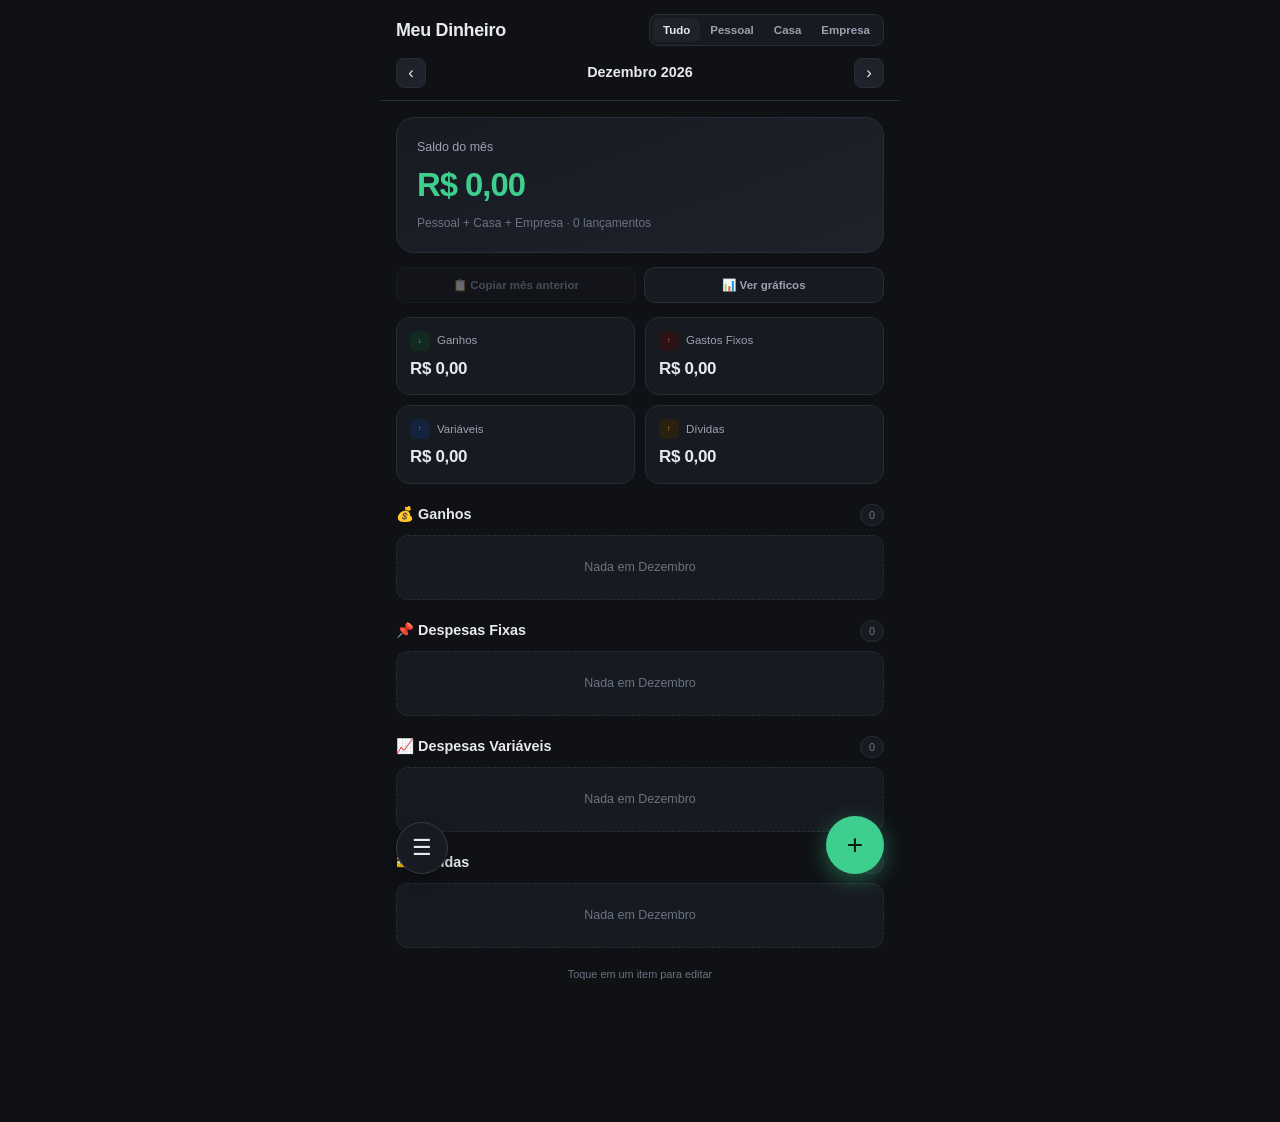
<file: meu-dinheiro-v10.html>
<!DOCTYPE html>
<html lang="pt-BR">
<head>
<meta charset="UTF-8">
<meta name="viewport" content="width=device-width, initial-scale=1.0, maximum-scale=1.0, user-scalable=no">
<title>Meu Dinheiro</title>
<style>
:root{
  --bg:#0f1115; --panel:#171a21; --panel2:#1e222b; --line:#272c37; --line2:#333a48;
  --txt:#e7e9ee; --txt2:#9aa2b1; --txt3:#6b7382;
  --green:#3ecf8e; --green-bg:#132a20; --red:#f2555a; --red-bg:#2a1416;
  --blue:#4a90e2; --blue-bg:#12233b; --amber:#e0a53b; --amber-bg:#2a2110;
  --purple:#9b8cf0; --purple-bg:#1e1930;
  --r:14px; --fs:1;
}
body.light{
  --bg:#f4f5f7; --panel:#ffffff; --panel2:#f0f1f4; --line:#e2e4e9; --line2:#d0d3da;
  --txt:#171a21; --txt2:#5c636f; --txt3:#8b919c;
  --green:#12915c; --green-bg:#e2f5ec; --red:#c93b3f; --red-bg:#fce8e8;
  --blue:#2b6cb0; --blue-bg:#e6eefa; --amber:#a9761b; --amber-bg:#fdf1dc;
  --purple:#6b5bc7; --purple-bg:#eeebfa;
}
*{box-sizing:border-box;margin:0;padding:0;-webkit-tap-highlight-color:transparent}
body{font-family:'Inter',-apple-system,BlinkMacSystemFont,'Segoe UI',sans-serif;background:var(--bg);color:var(--txt);line-height:1.5;-webkit-font-smoothing:antialiased;font-size:calc(16px * var(--fs));transition:background .2s,color .2s}
.app{max-width:520px;margin:0 auto;min-height:100vh;padding-bottom:120px;position:relative}
.pad{padding:16px}

.topbar{position:sticky;top:0;z-index:30;background:var(--bg);border-bottom:1px solid var(--line);padding:14px 16px 12px}
.row1{display:flex;align-items:center;justify-content:space-between;margin-bottom:12px;gap:10px}
.ttl{font-size:1.12em;font-weight:700;letter-spacing:-.3px;min-width:0;overflow:hidden;text-overflow:ellipsis;white-space:nowrap}
.scope{display:flex;background:var(--panel);border:1px solid var(--line);border-radius:9px;padding:3px;flex-shrink:1;overflow-x:auto;max-width:62%;scrollbar-width:none}
.scope::-webkit-scrollbar{display:none}
.scope button{background:none;border:none;color:var(--txt2);font-size:.72em;font-weight:600;padding:6px 10px;border-radius:6px;cursor:pointer;white-space:nowrap;flex-shrink:0}
.scope button.on{background:var(--panel2);color:var(--txt)}
.monthbar{display:flex;align-items:center;justify-content:space-between}
.monthbar .nav{background:var(--panel2);border:1px solid var(--line);color:var(--txt);width:30px;height:30px;border-radius:8px;cursor:pointer;font-size:1.05em;display:flex;align-items:center;justify-content:center}
.monthbar .nav:active{background:var(--line)}
.monthbar .m{font-size:.9em;font-weight:600}

.alert{background:var(--red-bg);border:1px solid var(--red);border-radius:12px;padding:11px 13px;margin-bottom:12px;font-size:.78em;color:var(--red);font-weight:500}

.hero{background:linear-gradient(160deg,var(--panel),var(--panel2));border:1px solid var(--line);border-radius:18px;padding:20px;margin-bottom:14px}
.hero .lbl{font-size:.78em;color:var(--txt2)}
.hero .val{font-size:2.05em;font-weight:800;letter-spacing:-1px;margin-top:3px}
.hero .val.pos{color:var(--green)} .hero .val.neg{color:var(--red)}
.hero .sub{font-size:.75em;color:var(--txt3);margin-top:5px}

.quickrow{display:flex;gap:8px;margin-bottom:6px}
.quickrow button{flex:1;background:var(--panel);border:1px solid var(--line);color:var(--txt2);font-size:.72em;font-weight:600;padding:10px 6px;border-radius:11px;cursor:pointer}
.quickrow button:active{background:var(--panel2)}
.quickrow button[disabled]{opacity:.4}

.stats{display:grid;grid-template-columns:1fr 1fr;gap:10px;margin:14px 0 6px}
.stat{background:var(--panel);border:1px solid var(--line);border-radius:var(--r);padding:13px}
.stat .t{display:flex;align-items:center;gap:7px;font-size:.72em;color:var(--txt2);margin-bottom:5px}
.stat .ico{width:20px;height:20px;border-radius:6px;display:flex;align-items:center;justify-content:center;font-size:.68em;font-weight:700;flex-shrink:0}
.stat .n{font-size:1.06em;font-weight:700;letter-spacing:-.3px}
.i-green{background:var(--green-bg);color:var(--green)} .i-red{background:var(--red-bg);color:var(--red)}
.i-blue{background:var(--blue-bg);color:var(--blue)} .i-amber{background:var(--amber-bg);color:var(--amber)}
.i-purple{background:var(--purple-bg);color:var(--purple)}

.sec{margin-top:20px}
.sec .head{display:flex;align-items:center;justify-content:space-between;margin-bottom:9px}
.sec .head h2{font-size:.9em;font-weight:600;display:flex;align-items:center;gap:7px}
.sec .head .count{font-size:.68em;color:var(--txt3);background:var(--panel);border:1px solid var(--line);padding:2px 8px;border-radius:20px}

.item{display:flex;align-items:center;gap:11px;background:var(--panel);border:1px solid var(--line);border-radius:12px;padding:12px 13px;margin-bottom:7px;cursor:pointer}
.item:active{background:var(--panel2)}
.item .status{width:7px;height:7px;border-radius:50%;flex-shrink:0}
.st-paga{background:var(--green)} .st-pagar{background:var(--amber)} .st-late{background:var(--red)}
.item .info{flex:1;min-width:0}
.item .name{font-size:.87em;font-weight:500;overflow:hidden;text-overflow:ellipsis;white-space:nowrap}
.item .meta{font-size:.68em;color:var(--txt3);margin-top:1px}
.item .meta .late{color:var(--red);font-weight:600}
.item .amt{font-size:.87em;font-weight:700;white-space:nowrap}
.item .amt.in{color:var(--green)}
.empty{text-align:center;padding:22px 16px;color:var(--txt3);font-size:.78em;background:var(--panel);border:1px dashed var(--line);border-radius:12px}

.pbar{height:7px;background:var(--panel2);border-radius:10px;overflow:hidden;margin-top:8px}
.pbar>i{display:block;height:100%;border-radius:10px}

.card{background:var(--panel);border:1px solid var(--line);border-radius:var(--r);padding:15px;margin-bottom:10px}
.card .ch{display:flex;align-items:center;justify-content:space-between;margin-bottom:6px;gap:8px}
.card .cname{font-size:.87em;font-weight:600;flex:1;min-width:0}
.card .cval{font-size:.78em;color:var(--txt2)}
.rowbtns{display:flex;gap:6px;flex-shrink:0}
.iconbtn{background:var(--panel2);border:1px solid var(--line);color:var(--txt3);cursor:pointer;font-size:.75em;padding:5px 9px;border-radius:8px}
.iconbtn:active{background:var(--line)}
.iconbtn.dg:active{background:var(--red-bg);color:var(--red)}

.ccard{border-radius:16px;padding:18px;margin-bottom:11px;color:#fff;position:relative;overflow:hidden;min-height:120px;display:flex;flex-direction:column;justify-content:space-between}
.ccard .cc-top{display:flex;justify-content:space-between;align-items:flex-start;gap:8px}
.ccard .cc-bank{font-size:.87em;font-weight:700}
.ccard .cc-limit{font-size:.68em;opacity:.85;margin-top:2px}
.ccard .cc-used{font-size:1.35em;font-weight:800}
.ccard .cc-btns{display:flex;gap:6px;flex-shrink:0}
.ccard .cc-btn{background:rgba(255,255,255,.2);border:none;color:#fff;border-radius:7px;padding:5px 9px;cursor:pointer;font-size:.7em}

.dreams{display:grid;grid-template-columns:1fr 1fr;gap:10px}
.dream{background:var(--panel);border:1px solid var(--line);border-radius:14px;padding:16px;text-align:center;position:relative;aspect-ratio:1;display:flex;flex-direction:column;align-items:center;justify-content:center}
.dream .emo{font-size:2.3em;margin-bottom:8px}
.dream .dn{font-size:.8em;font-weight:600}
.dream .dp{font-size:.68em;color:var(--txt3);margin-top:2px}
.dream .dbtns{position:absolute;top:7px;right:7px;display:flex;gap:4px}

.wish{background:var(--panel);border:1px solid var(--line);border-radius:12px;padding:14px;margin-bottom:9px}
.wish .wtop{display:flex;align-items:center;justify-content:space-between;margin-bottom:10px;gap:8px}
.wish .wn{font-size:.87em;font-weight:600;flex:1;min-width:0}
.wish .wp{font-size:.8em;color:var(--txt2)}
.wish .wq{display:flex;flex-direction:column;gap:7px}
.wish .wqi{display:flex;align-items:center;gap:9px;font-size:.75em;color:var(--txt2)}
.wish .wqi button{margin-left:auto;background:var(--panel2);border:1px solid var(--line);color:var(--txt3);font-size:.9em;font-weight:600;padding:4px 12px;border-radius:20px;cursor:pointer}
.wish .wqi button.yes{background:var(--green-bg);color:var(--green);border-color:var(--green)}
.wish .verdict{margin-top:10px;font-size:.75em;font-weight:600;text-align:center;padding:8px;border-radius:9px}
.v-go{background:var(--green-bg);color:var(--green)} .v-wait{background:var(--amber-bg);color:var(--amber)}

.chartbox{background:var(--panel);border:1px solid var(--line);border-radius:var(--r);padding:16px;margin-bottom:12px}
.chartbox h3{font-size:.85em;font-weight:600;margin-bottom:12px}
.legend{display:flex;gap:14px;font-size:.68em;color:var(--txt2);margin-top:8px}
.legend span{display:flex;align-items:center;gap:5px}
.legend i{width:9px;height:9px;border-radius:3px;display:inline-block}
.catbar{margin-bottom:9px}
.catbar .cbt{display:flex;justify-content:space-between;font-size:.75em;margin-bottom:4px}
.catbar .cbt .cbv{color:var(--txt2)}
.seasonrow{margin-bottom:13px}
.seasonrow .srt{font-size:.75em;font-weight:600;margin-bottom:5px}
.seasonbars{display:flex;gap:2px;align-items:flex-end;height:28px}
.seasonbars i{flex:1;background:var(--green-bg);border-radius:2px;min-height:3px}

.ytable{background:var(--panel);border:1px solid var(--line);border-radius:var(--r);overflow:hidden}
.yrow{display:grid;grid-template-columns:1.2fr 1fr 1fr 1fr;gap:6px;padding:11px 13px;border-bottom:1px solid var(--line);font-size:.75em;align-items:center}
.yrow:last-child{border-bottom:none}
.yrow.yh{background:var(--panel2);font-size:.65em;color:var(--txt3);font-weight:600;text-transform:uppercase;letter-spacing:.3px}
.yrow .ym{font-weight:600}
.yrow .yg{color:var(--green);text-align:right}
.yrow .yx{color:var(--red);text-align:right}
.yrow .ys{text-align:right;font-weight:700}
.yrow.ytot{background:var(--panel2)}

.searchbar{margin-bottom:12px}
.searchbar input{width:100%;background:var(--panel);border:1px solid var(--line);color:var(--txt);font-size:.87em;padding:10px 13px;border-radius:11px}
.searchbar input:focus{outline:none;border-color:var(--green)}
.filters{display:flex;gap:6px;margin-bottom:12px;flex-wrap:wrap}
.filters button{background:var(--panel);border:1px solid var(--line);color:var(--txt2);font-size:.72em;font-weight:600;padding:6px 12px;border-radius:20px;cursor:pointer}
.filters button.on{background:var(--panel2);color:var(--txt);border-color:var(--line2)}

.pagesub{font-size:.78em;color:var(--txt3);margin-bottom:14px}

/* settings */
.setgroup{margin-bottom:22px}
.setgroup h3{font-size:.72em;font-weight:700;text-transform:uppercase;letter-spacing:.5px;color:var(--txt3);margin-bottom:10px}
.setrow{background:var(--panel);border:1px solid var(--line);border-radius:12px;padding:14px;margin-bottom:8px;display:flex;align-items:center;justify-content:space-between;gap:12px}
.setrow .sl{font-size:.85em;font-weight:500}
.setrow .sd{font-size:.7em;color:var(--txt3);margin-top:2px}
.toggle{width:48px;height:27px;border-radius:20px;background:var(--panel2);border:1px solid var(--line2);position:relative;cursor:pointer;flex-shrink:0}
.toggle i{position:absolute;top:2px;left:2px;width:21px;height:21px;border-radius:50%;background:var(--txt3);transition:.22s}
.toggle.on{background:var(--green-bg);border-color:var(--green)}
.toggle.on i{left:23px;background:var(--green)}
.fsctrl{display:flex;align-items:center;gap:8px;flex-shrink:0}
.fsctrl button{width:34px;height:34px;border-radius:9px;background:var(--panel2);border:1px solid var(--line);color:var(--txt);font-size:1em;font-weight:700;cursor:pointer}
.fsctrl button:active{background:var(--line)}
.fsctrl .fsv{font-size:.78em;font-weight:600;min-width:44px;text-align:center;color:var(--txt2)}
.manage{background:var(--panel);border:1px solid var(--line);border-radius:12px;padding:11px 13px;margin-bottom:7px;display:flex;align-items:center;gap:10px}
.manage .mv{flex:1;min-width:0;font-size:.85em;font-weight:500;overflow:hidden;text-overflow:ellipsis;white-space:nowrap}
.manage .mbtns{display:flex;gap:5px;flex-shrink:0}
.manage .arrow{background:var(--panel2);border:1px solid var(--line);color:var(--txt2);width:30px;height:30px;border-radius:8px;cursor:pointer;font-size:.85em}
.manage .arrow:active{background:var(--line)}
.manage .arrow[disabled]{opacity:.3}
.dangerbtn{width:100%;background:var(--red-bg);border:1px solid var(--red);color:var(--red);font-size:.85em;font-weight:600;padding:14px;border-radius:12px;cursor:pointer}

.fab{position:fixed;bottom:26px;z-index:45}
.fab-add{right:calc(50% - 260px + 16px)}
.fab-menu{left:calc(50% - 260px + 16px)}
@media(max-width:540px){.fab-add{right:16px}.fab-menu{left:16px}}
.fab button{border:none;border-radius:50%;cursor:pointer;display:flex;align-items:center;justify-content:center}
.fab-add button{background:var(--green);color:#07160e;font-size:1.75em;width:58px;height:58px;box-shadow:0 6px 22px rgba(62,207,142,.42)}
.fab-menu button{background:var(--panel);color:var(--txt);font-size:1.35em;width:52px;height:52px;border:1px solid var(--line2);box-shadow:0 6px 18px rgba(0,0,0,.3)}
.fab button:active{transform:scale(.93)}

.overlay{position:fixed;inset:0;background:rgba(0,0,0,.6);z-index:60;display:none;align-items:flex-end;justify-content:center}
.overlay.on{display:flex}
.sheet,.modal{background:var(--panel);border:1px solid var(--line);border-radius:22px 22px 0 0;width:100%;max-width:520px;max-height:92vh;overflow-y:auto}
.sheet{padding:10px 14px 26px}.modal{padding:22px 18px 30px}
.grabber{width:38px;height:4px;background:var(--line2);border-radius:3px;margin:6px auto 14px}
.sheet h3{font-size:.95em;font-weight:600;margin:0 4px 12px}
.grouplbl{font-size:.7em;color:var(--txt3);font-weight:700;text-transform:uppercase;letter-spacing:.5px;margin:16px 6px 9px}
.grouplbl:first-of-type{margin-top:4px}
.menugrid{display:grid;grid-template-columns:1fr 1fr;gap:9px}
.menucell{background:var(--panel2);border:1px solid var(--line);border-radius:13px;padding:14px;cursor:pointer;display:flex;align-items:center;gap:11px}
.menucell:active{background:var(--line)}
.menucell.on{border-color:var(--green)}
.menucell .mc-ico{width:34px;height:34px;border-radius:10px;display:flex;align-items:center;justify-content:center;font-size:1em;flex-shrink:0}
.menucell .mc-t{font-size:.78em;font-weight:600;line-height:1.25}

.modal h3{font-size:1em;font-weight:600;margin-bottom:15px}
.typesel{display:grid;grid-template-columns:repeat(4,1fr);gap:6px;margin-bottom:14px}
.typesel button{background:var(--panel2);border:1px solid var(--line);color:var(--txt2);font-size:.7em;font-weight:600;padding:9px 3px;border-radius:9px;cursor:pointer;text-align:center}
.typesel button.on.t-in{color:var(--green);background:var(--green-bg);border-color:var(--green)}
.typesel button.on.t-fix{color:var(--red);background:var(--red-bg);border-color:var(--red)}
.typesel button.on.t-var{color:var(--blue);background:var(--blue-bg);border-color:var(--blue)}
.typesel button.on.t-div{color:var(--amber);background:var(--amber-bg);border-color:var(--amber)}
.field{margin-bottom:11px}
.field label{font-size:.72em;color:var(--txt2);display:block;margin-bottom:5px;font-weight:500}
.field input,.field select{width:100%;background:var(--panel2);border:1px solid var(--line);color:var(--txt);font-size:.94em;padding:11px 12px;border-radius:10px;font-family:inherit}
.field input:focus,.field select:focus{outline:none;border-color:var(--green)}
.row2{display:grid;grid-template-columns:1fr 1fr;gap:9px}
.chips{display:flex;flex-wrap:wrap;gap:6px}
.chip{background:var(--panel2);border:1px solid var(--line);color:var(--txt2);font-size:.7em;font-weight:600;padding:7px 12px;border-radius:20px;cursor:pointer}
.chip.on{background:var(--green-bg);color:var(--green);border-color:var(--green)}
.paymentbox{background:var(--panel2);border:1px solid var(--line);border-radius:12px;padding:12px}
.paysplit{display:grid;grid-template-columns:1fr 1fr;gap:9px;margin-bottom:8px}
.paysplit .box{background:var(--panel);border:1px solid var(--line);border-radius:10px;padding:9px 11px}
.paysplit .box label{font-size:.6em;color:var(--txt3);font-weight:700;text-transform:uppercase}
.paysplit .box input{border:none;background:none;font-size:.9em;font-weight:700;width:100%;margin-top:2px;color:var(--txt);padding:0}
.paynote{font-size:.65em;color:var(--txt2);text-align:center}
.check{display:flex;align-items:center;gap:9px;background:var(--panel2);border:1px solid var(--line);border-radius:10px;padding:11px 12px;cursor:pointer;font-size:.8em;margin-bottom:11px}
.check .box{width:20px;height:20px;border-radius:6px;border:1px solid var(--line2);display:flex;align-items:center;justify-content:center;font-size:.75em;color:#07160e;flex-shrink:0}
.check.on .box{background:var(--green);border-color:var(--green)}
.macts{display:flex;gap:9px;margin-top:16px}
.macts button{flex:1;padding:13px;border-radius:11px;font-size:.87em;font-weight:600;cursor:pointer;border:none}
.btn-c{background:var(--panel2);color:var(--txt2);border:1px solid var(--line)!important}
.btn-s{background:var(--green);color:#07160e}
.btn-d{background:var(--red-bg);color:var(--red);border:1px solid var(--red)!important;flex:0 0 auto!important;width:52px}
.addbtn{width:100%;background:var(--panel);border:1px dashed var(--line2);color:var(--txt2);font-size:.8em;font-weight:500;padding:13px;border-radius:12px;cursor:pointer;margin-top:4px}
.addbtn:active{background:var(--panel2)}
.savenote{font-size:.68em;color:var(--txt3);text-align:center;margin:18px 0 4px}
.loading{text-align:center;padding:50px;color:var(--txt3)}
</style>
</head>
<body>
<div class="app">
  <div class="topbar">
    <div class="row1">
      <div class="ttl" id="pageTitle">Início</div>
      <div class="scope" id="scopeBar"></div>
    </div>
    <div class="monthbar" id="monthbar">
      <button class="nav" onclick="changeMonth(-1)">‹</button>
      <div class="m" id="mlabel">—</div>
      <button class="nav" onclick="changeMonth(1)">›</button>
    </div>
  </div>
  <div class="pad" id="screen"><div class="loading">Carregando…</div></div>
</div>

<div class="fab fab-menu"><button onclick="openOv('ovMenu')">☰</button></div>
<div class="fab fab-add" id="fabAdd"><button onclick="openTx()">+</button></div>

<div class="overlay" id="ovMenu" onclick="if(event.target===this)closeOv('ovMenu')">
  <div class="sheet"><div class="grabber"></div><h3>Ir para</h3><div id="menuBody"></div></div>
</div>

<div class="overlay" id="ovTx" onclick="if(event.target===this)closeOv('ovTx')">
  <div class="modal">
    <h3 id="txTitle">Novo lançamento</h3>
    <div class="typesel" id="typesel">
      <button class="t-in on" data-t="in" onclick="pickType('in')">Ganho</button>
      <button class="t-fix" data-t="fix" onclick="pickType('fix')">Fixo</button>
      <button class="t-var" data-t="var" onclick="pickType('var')">Variável</button>
      <button class="t-div" data-t="div" onclick="pickType('div')">Dívida</button>
    </div>
    <div class="field"><label>Descrição</label><input id="tx-desc" placeholder="Ex: Aluguel, Ensaio gestante…" autocomplete="off"></div>
    <div class="row2">
      <div class="field"><label>Valor (R$)</label><input id="tx-val" type="number" inputmode="decimal" placeholder="0,00"></div>
      <div class="field"><label>Conta</label><select id="tx-scope" onchange="onScopeChange()"></select></div>
    </div>
    <div id="scopeHint" style="font-size:.7em;color:var(--amber);margin:-4px 0 10px"></div>
    <div class="field" id="tx-sessionwrap"><label>Tipo de sessão</label><div class="chips" id="sessionChips"></div></div>
    <div class="field"><label>Categoria</label><select id="tx-catsel" onchange="onCatChange()"></select></div>
    <div class="field" id="tx-subwrap" style="display:none"><label>Subcategoria</label><select id="tx-subsel"></select></div>
    <div class="row2">
      <div class="field"><label>Detalhe (opcional)</label><input id="tx-cat" placeholder="Ex: nome do fornecedor…" autocomplete="off"></div>
      <div class="field"><label>Vence dia</label><input id="tx-day" type="number" inputmode="numeric" min="1" max="31" placeholder="Ex: 10"></div>
    </div>
    <div class="field" id="tx-statuswrap"><label>Status</label><select id="tx-status"><option value="paga">Paga / Recebida</option><option value="pagar">A pagar / receber</option></select></div>
    <div class="field" id="tx-sinalwrap">
      <label>Sinal e saldo do cliente</label>
      <div class="paymentbox">
        <div class="paysplit">
          <div class="box"><label>Sinal pago</label><input id="tx-sinal" type="number" inputmode="decimal" placeholder="0,00"></div>
          <div class="box"><label>Falta receber</label><input id="tx-resta" disabled></div>
        </div>
        <div class="paynote" id="sinalNote">Preencha o valor total e o sinal recebido</div>
      </div>
    </div>
    <div class="row2" id="tx-parcelwrap">
      <div class="field"><label>Parcelas</label><input id="tx-parcel" type="number" inputmode="numeric" min="1" max="60" placeholder="1" value="1"></div>
      <div class="field"><label>&nbsp;</label><div class="check" id="tx-recbox" onclick="toggleRec()"><span class="box" id="tx-recbox-b"></span> Repetir todo mês</div></div>
    </div>
    <div class="macts">
      <button class="btn-c" onclick="closeOv('ovTx')">Cancelar</button>
      <button class="btn-d" id="tx-delbtn" style="display:none" onclick="delFromModal()">🗑</button>
      <button class="btn-s" onclick="saveTx()">Salvar</button>
    </div>
  </div>
</div>

<div class="overlay" id="ovInv" onclick="if(event.target===this)closeOv('ovInv')">
  <div class="modal"><h3 id="invTitle">Novo investimento</h3>
    <div class="field"><label>Produto financeiro</label><input id="inv-name" placeholder="Ex: Tesouro Selic, CDB…"></div>
    <div class="row2"><div class="field"><label>Corretora</label><input id="inv-broker" placeholder="Ex: Nubank"></div>
      <div class="field"><label>Tipo</label><input id="inv-type" placeholder="Ex: Renda fixa"></div></div>
    <div class="field"><label>Valor investido (R$)</label><input id="inv-val" type="number" inputmode="decimal" placeholder="0,00"></div>
    <div class="macts"><button class="btn-c" onclick="closeOv('ovInv')">Cancelar</button><button class="btn-s" onclick="saveInv()">Salvar</button></div>
  </div>
</div>

<div class="overlay" id="ovEquip" onclick="if(event.target===this)closeOv('ovEquip')">
  <div class="modal"><h3 id="eqTitle">Novo equipamento</h3>
    <div class="field"><label>Equipamento</label><input id="eq-name" placeholder="Ex: Câmera Sony A7III, Lente 85mm…"></div>
    <div class="row2"><div class="field"><label>Valor (R$)</label><input id="eq-val" type="number" inputmode="decimal" placeholder="0,00"></div>
      <div class="field"><label>Última manutenção</label><input id="eq-date" placeholder="Ex: Jan/2026"></div></div>
    <div class="field"><label>Observação</label><input id="eq-note" placeholder="Ex: Revisão anual, seguro…"></div>
    <div class="macts"><button class="btn-c" onclick="closeOv('ovEquip')">Cancelar</button><button class="btn-s" onclick="saveEquip()">Salvar</button></div>
  </div>
</div>

<div class="overlay" id="ovGoal" onclick="if(event.target===this)closeOv('ovGoal')">
  <div class="modal"><h3 id="goalTitle">Nova meta</h3>
    <div class="field"><label>Objetivo</label><input id="g-name" placeholder="Ex: Reserva, Nova câmera…"></div>
    <div class="row2"><div class="field"><label>Valor alvo (R$)</label><input id="g-target" type="number" inputmode="decimal" placeholder="0,00"></div>
      <div class="field"><label>Já guardado (R$)</label><input id="g-saved" type="number" inputmode="decimal" placeholder="0,00"></div></div>
    <div class="field"><label>Emoji</label><input id="g-emo" placeholder="🎯" maxlength="2"></div>
    <div class="macts"><button class="btn-c" onclick="closeOv('ovGoal')">Cancelar</button><button class="btn-s" onclick="saveGoal()">Salvar</button></div>
  </div>
</div>

<div class="overlay" id="ovCard" onclick="if(event.target===this)closeOv('ovCard')">
  <div class="modal"><h3 id="cardTitle">Novo cartão</h3>
    <div class="field"><label>Nome / Banco</label><input id="c-name" placeholder="Ex: Nubank…"></div>
    <div class="row2"><div class="field"><label>Limite total (R$)</label><input id="c-limit" type="number" inputmode="decimal" placeholder="0,00"></div>
      <div class="field"><label>Fatura atual (R$)</label><input id="c-used" type="number" inputmode="decimal" placeholder="0,00"></div></div>
    <div class="row2"><div class="field"><label>Fecha dia</label><input id="c-close" type="number" inputmode="numeric" min="1" max="31" placeholder="3"></div>
      <div class="field"><label>Vence dia</label><input id="c-due" type="number" inputmode="numeric" min="1" max="31" placeholder="10"></div></div>
    <div class="field"><label>Cor</label><select id="c-color">
      <option value="#6a4de0">Roxo</option><option value="#111827">Preto</option><option value="#0f766e">Verde</option>
      <option value="#b45309">Laranja</option><option value="#1e40af">Azul</option><option value="#9d174d">Rosa</option></select></div>
    <div class="macts"><button class="btn-c" onclick="closeOv('ovCard')">Cancelar</button><button class="btn-s" onclick="saveCard()">Salvar</button></div>
  </div>
</div>

<div class="overlay" id="ovCat" onclick="if(event.target===this)closeOv('ovCat')">
  <div class="modal"><h3 id="catTitle">Limite por categoria</h3>
    <div class="field"><label>Categoria</label><input id="cat-name" placeholder="Ex: Mercado, Estúdio…"></div>
    <div class="row2"><div class="field"><label>Limite mensal (R$)</label><input id="cat-limit" type="number" inputmode="decimal" placeholder="0,00"></div>
      <div class="field"><label>Emoji</label><input id="cat-emo" placeholder="🛒" maxlength="2"></div></div>
    <div class="macts"><button class="btn-c" onclick="closeOv('ovCat')">Cancelar</button><button class="btn-s" onclick="saveCat()">Salvar</button></div>
  </div>
</div>

<div class="overlay" id="ovWish" onclick="if(event.target===this)closeOv('ovWish')">
  <div class="modal"><h3 id="wishTitle">Adicionar à wishlist</h3>
    <div class="field"><label>Item</label><input id="w-name" placeholder="Ex: Lente 85mm…"></div>
    <div class="field"><label>Preço estimado (R$)</label><input id="w-price" type="number" inputmode="decimal" placeholder="0,00"></div>
    <div class="macts"><button class="btn-c" onclick="closeOv('ovWish')">Cancelar</button><button class="btn-s" onclick="saveWish()">Salvar</button></div>
  </div>
</div>

<div class="overlay" id="ovDream" onclick="if(event.target===this)closeOv('ovDream')">
  <div class="modal"><h3 id="dreamTitle">Adicionar ao mural</h3>
    <div class="field"><label>Sonho</label><input id="d-name" placeholder="Ex: Viagem, Estúdio próprio…"></div>
    <div class="row2"><div class="field"><label>Emoji</label><input id="d-emo" placeholder="✨" maxlength="2"></div>
      <div class="field"><label>Valor (opcional)</label><input id="d-val" type="number" inputmode="decimal" placeholder="0,00"></div></div>
    <div class="macts"><button class="btn-c" onclick="closeOv('ovDream')">Cancelar</button><button class="btn-s" onclick="saveDream()">Salvar</button></div>
  </div>
</div>

<div class="overlay" id="ovText" onclick="if(event.target===this)closeOv('ovText')">
  <div class="modal"><h3 id="textTitle">Editar</h3>
    <div class="field"><label id="textLabel">Nome</label><input id="text-val" placeholder=""></div>
    <div class="macts"><button class="btn-c" onclick="closeOv('ovText')">Cancelar</button><button class="btn-s" onclick="saveTextModal()">Salvar</button></div>
  </div>
</div>

<script>
const MESES=['Janeiro','Fevereiro','Março','Abril','Maio','Junho','Julho','Agosto','Setembro','Outubro','Novembro','Dezembro'];
const MESABR=['Jan','Fev','Mar','Abr','Mai','Jun','Jul','Ago','Set','Out','Nov','Dez'];
const DEF_SESSIONS=['Gestante','Corporativo','Casamento','Newborn','Debutante','Família','Produto'];
const DEF_ACCOUNTS=[
  {id:'pessoal',name:'Pessoal',sessions:false},
  {id:'casa',name:'Casa',sessions:false},
  {id:'empresa',name:'Empresa',sessions:true}
];
const DEF_CATTREE=[
  // ---- CASA ----
  {id:'h1',acc:'casa',name:'Moradia',subs:['Aluguel','Condomínio','IPTU','Reformas']},
  {id:'h2',acc:'casa',name:'Contas da casa',subs:['Luz','Água','Gás','Internet','Telefone']},
  {id:'h3',acc:'casa',name:'Mercado',subs:['Supermercado','Feira','Açougue','Padaria']},
  {id:'h4',acc:'casa',name:'Manutenção',subs:['Elétrica','Hidráulica','Eletrodomésticos','Limpeza']},
  {id:'h5',acc:'casa',name:'Móveis e utensílios',subs:['Móveis','Cama e banho','Cozinha']},
  // ---- PESSOAL ----
  {id:'p1',acc:'pessoal',name:'Alimentação',subs:['Restaurante','Delivery','Lanche','Café']},
  {id:'p2',acc:'pessoal',name:'Transporte',subs:['Combustível','App de transporte','Ônibus','Estacionamento']},
  {id:'p3',acc:'pessoal',name:'Saúde',subs:['Farmácia','Consultas','Plano de saúde','Academia']},
  {id:'p4',acc:'pessoal',name:'Lazer',subs:['Cinema','Viagem','Streaming','Bar e diversão']},
  {id:'p5',acc:'pessoal',name:'Cuidados pessoais',subs:['Roupas','Cabelo','Higiene']},
  {id:'p6',acc:'pessoal',name:'Educação',subs:['Cursos','Livros','Assinaturas']},
  // ---- EMPRESA (estúdio de fotografia) ----
  {id:'e1',acc:'empresa',name:'Produção',subs:['Álbuns','Impressões','Molduras','Frete de entrega','Assistente de set']},
  {id:'e2',acc:'empresa',name:'Equipamento',subs:['Compra','Manutenção','Aluguel de equipamento','Seguro','Acessórios']},
  {id:'e3',acc:'empresa',name:'Estúdio',subs:['Aluguel','Luz','Água','Internet','Limpeza','Cenografia']},
  {id:'e4',acc:'empresa',name:'Administrativo',subs:['Contador','Taxas bancárias','Material de escritório','Jurídico']},
  {id:'e5',acc:'empresa',name:'Impostos',subs:['DAS mensal','Declaração anual','Alvará','Outros tributos']},
  {id:'e6',acc:'empresa',name:'Marketing',subs:['Anúncios','Social media','Site e domínio','Material impresso','Portfólio']},
  {id:'e7',acc:'empresa',name:'Software',subs:['Adobe','Armazenamento em nuvem','Edição','Gestão e agenda']},
  {id:'e8',acc:'empresa',name:'Pessoal do estúdio',subs:['Pró-labore','Assistentes','Freelancers','Maquiadora']},
  {id:'e9',acc:'empresa',name:'Deslocamento',subs:['Combustível','Hospedagem','Alimentação em viagem','Pedágio']},
];

let S={entries:[],recs:[],invs:[],equip:[],goals:[],cards:[],cats:[],wish:[],dreams:[],
       sessions:null,cattree:null,accounts:null,settings:{theme:'dark',fs:1,appName:'Meu Dinheiro'}};
let view='home', scope='tudo', pickedType='in', editingId=null, recOn=false, pickedSession='';
let editInvId=null,editEqId=null,editGoalId=null,editCardId=null,editCatId=null,editWishId=null,editDreamId=null;
let textTarget=null;
let extraSearch='', extraFilter='all';
const now=new Date();
let cM=now.getMonth(), cY=now.getFullYear();
const realM=now.getMonth(), realY=now.getFullYear(), realD=now.getDate();

const KEY='mdo:data:v10';
const money=n=>'R$ '+Number(n||0).toLocaleString('pt-BR',{minimumFractionDigits:2,maximumFractionDigits:2});
const moneyS=n=>'R$ '+Number(n||0).toLocaleString('pt-BR',{minimumFractionDigits:0,maximumFractionDigits:0});
const esc=s=>String(s||'').replace(/[&<>"]/g,c=>({'&':'&amp;','<':'&lt;','>':'&gt;','"':'&quot;'}[c]));
const uid=()=>Date.now()+''+Math.floor(Math.random()*99999);

const MENU=[
  {group:'Visão geral',items:[
    ['home','Início','🏠','i-green'],['extrato','Extrato','📋','i-blue'],
    ['graficos','Gráficos','📊','i-green'],['ano','Resumo do ano','📆','i-amber']]},
  {group:'Patrimônio',items:[
    ['invest','Investimentos','👛','i-blue'],['equipamentos','Equipamentos','🎒','i-purple'],
    ['metas','Metas & Cofrinho','🎯','i-purple'],['cartoes','Cartões','💳','i-purple']]},
  {group:'Planejamento',items:[
    ['limites','Limites por categoria','🎚️','i-blue'],['wishlist','Wishlist','🛍️','i-amber'],
    ['mural','Mural dos sonhos','✨','i-amber']]},
  {group:'Sistema',items:[
    ['config','Configurações','⚙️','i-green'],['backup','Backup','💾','i-green']]},
];
const MENU_FLAT=MENU.flatMap(g=>g.items);

async function load(){
  try{const r=await window.storage.get(KEY,false);if(r&&r.value)S=Object.assign(S,JSON.parse(r.value));}catch(e){}
  ['entries','recs','invs','equip','goals','cards','cats','wish','dreams'].forEach(k=>{if(!S[k])S[k]=[]});
  if(!S.sessions)S.sessions=DEF_SESSIONS.slice();
  if(!S.accounts)S.accounts=DEF_ACCOUNTS.map(a=>({...a}));
  if(!S.cattree){
    S.cattree=DEF_CATTREE.map(c=>({...c,subs:c.subs.slice()}));
    if(S.expcats&&S.expcats.length){
      S.expcats.forEach(n=>{if(!S.cattree.some(c=>c.name.toLowerCase()===String(n).toLowerCase()))S.cattree.push({id:uid(),name:n,subs:[]})});
    }
  }
  if(!S.settings)S.settings={theme:'dark',fs:1,appName:'Meu Dinheiro'};
  applySettings();buildMenu();buildScopeBar();buildChips();render();
}
async function persist(){
  for(let a=0;a<3;a++){
    try{const r=await window.storage.set(KEY,JSON.stringify(S),false);if(r)return r;}catch(e){}
    await new Promise(res=>setTimeout(res,300));
  }
}
function applySettings(){
  document.body.classList.toggle('light',S.settings.theme==='light');
  document.documentElement.style.setProperty('--fs',S.settings.fs);
}
function buildMenu(){
  document.getElementById('menuBody').innerHTML=MENU.map(g=>`
    <div class="grouplbl">${g.group}</div>
    <div class="menugrid">${g.items.map(([v,t,ic,c])=>
      `<div class="menucell ${v===view?'on':''}" onclick="go('${v}')"><div class="mc-ico ${c}">${ic}</div><div class="mc-t">${t}</div></div>`).join('')}</div>`).join('');
}
function buildScopeBar(){
  document.getElementById('scopeBar').innerHTML=
    `<button class="${scope==='tudo'?'on':''}" data-s="tudo" onclick="setScope('tudo')">Tudo</button>`+
    S.accounts.map(a=>`<button class="${scope===a.id?'on':''}" data-s="${esc(a.id)}" onclick="setScope('${esc(a.id)}')">${esc(a.name)}</button>`).join('');
}
function accName(id){const a=S.accounts.find(x=>x.id===id);return a?a.name:id}
function accHasSessions(id){const a=S.accounts.find(x=>x.id===id);return a?!!a.sessions:false}
function catsOf(accId){return S.cattree.filter(c=>c.acc===accId)}
function buildChips(){
  const scEl=document.getElementById('tx-scope');
  const sc=scEl&&scEl.value?scEl.value:'';
  const showSess=pickedType==='in'&&accHasSessions(sc);
  const wrap=document.getElementById('tx-sessionwrap');
  if(wrap)wrap.style.display=showSess?'block':'none';
  const el=document.getElementById('sessionChips');
  if(el)el.innerHTML=S.sessions.map(s=>`<div class="chip${pickedSession===s?' on':''}" data-s="${esc(s)}" onclick="pickSession(this.dataset.s)">${esc(s)}</div>`).join('')||'<div style="font-size:.72em;color:var(--txt3)">Nenhum tipo de sessão. Crie em Configurações.</div>';
  buildCatSelects();
}
function buildCatSelects(){
  const cs=document.getElementById('tx-catsel');
  const scEl=document.getElementById('tx-scope');
  if(!cs||!scEl)return;
  const sc=scEl.value;
  const list=catsOf(sc);
  const cur=cs.value;
  cs.innerHTML='<option value="">— Sem categoria —</option>'+list.map(c=>`<option value="${esc(c.name)}">${esc(c.name)}</option>`).join('');
  if(list.some(c=>c.name===cur))cs.value=cur;
  onCatChange();
}
function onScopeChange(){
  buildChips();
  const sc=document.getElementById('tx-scope').value;
  const hint=document.getElementById('scopeHint');
  if(hint)hint.textContent=catsOf(sc).length?'':'Nenhuma categoria para esta conta ainda — crie em Configurações.';
  const sinal=document.getElementById('tx-sinalwrap');
  if(sinal)sinal.style.display=(pickedType==='in'&&accHasSessions(sc))?'block':'none';
}
function onCatChange(){
  const csEl=document.getElementById('tx-catsel'),scEl=document.getElementById('tx-scope'),sub=document.getElementById('tx-subsel');
  if(!csEl||!scEl||!sub)return;
  const c=catsOf(scEl.value).find(x=>x.name===csEl.value);
  const subs=c?c.subs:[];
  document.getElementById('tx-subwrap').style.display=subs.length?'block':'none';
  const cur=sub.value;
  sub.innerHTML='<option value="">— Sem subcategoria —</option>'+subs.map(s=>`<option value="${esc(s)}">${esc(s)}</option>`).join('');
  if(subs.includes(cur))sub.value=cur;
}
function go(v){view=v;buildMenu();closeOv('ovMenu');render()}
function setScope(s){scope=s;buildScopeBar();render()}
function changeMonth(d){cM+=d;if(cM>11){cM=0;cY++}if(cM<0){cM=11;cY--}render()}
function scopeLabel(){return scope==='tudo'?S.accounts.map(a=>a.name).join(' + '):'Somente '+accName(scope)}
function saveNote(){return `<div class="savenote">Toque em um item para editar</div>`}

function materialize(m,y){
  let added=false;
  S.recs.forEach(r=>{
    if(y<r.sy||(y===r.sy&&m<r.sm))return;
    if((r.skip||[]).includes(m+'-'+y))return;
    if(S.entries.some(e=>e.recId===r.id&&e.month===m&&e.year===y))return;
    S.entries.push({id:uid(),recId:r.id,type:r.type,desc:r.desc,val:r.val,cat:r.cat,scope:r.scope,day:r.day,status:'pagar',month:m,year:y});
    added=true;
  });
  return added;
}
function visible(){return S.entries.filter(e=>e.month===cM&&e.year===cY&&(scope==='tudo'||e.scope===scope))}
function isLate(e){return e.status==='pagar'&&e.day&&e.year===realY&&e.month===realM&&e.day<realD}

function render(){
  if(materialize(cM,cY))persist();
  const m=MENU_FLAT.find(x=>x[0]===view);
  document.getElementById('pageTitle').textContent=view==='home'?(S.settings.appName||'Início'):((m?m[2]+' ':'')+(m?m[1]:''));
  document.getElementById('mlabel').textContent=MESES[cM]+' '+cY;
  const showMonth=['home','extrato','limites'].includes(view);
  const showScope=['home','extrato','graficos','ano'].includes(view);
  document.getElementById('monthbar').style.display=showMonth?'flex':'none';
  document.getElementById('scopeBar').style.display=showScope?'flex':'none';
  document.getElementById('fabAdd').style.display=['home','extrato'].includes(view)?'block':'none';
  ({home:rHome,extrato:rExtrato,graficos:rGraficos,ano:rAno,invest:rInvest,equipamentos:rEquip,metas:rMetas,
    cartoes:rCartoes,limites:rLimites,wishlist:rWishlist,mural:rMural,config:rConfig,backup:rBackup}[view])();
}

function rHome(){
  const list=visible();
  const sum=t=>list.filter(e=>e.type===t).reduce((a,e)=>a+ +e.val,0);
  const g=sum('in'),f=sum('fix'),v=sum('var'),d=sum('div'),saldo=g-f-v-d;
  const late=list.filter(isLate);
  const pm=cM===0?11:cM-1,py=cM===0?cY-1:cY;
  const prevHas=S.entries.some(e=>e.month===pm&&e.year===py&&e.type!=='in');
  let alert=late.length?`<div class="alert">⚠️ ${late.length} conta${late.length>1?'s':''} atrasada${late.length>1?'s':''} este mês</div>`:'';
  const groups=[['in','Ganhos','💰'],['fix','Despesas Fixas','📌'],['var','Despesas Variáveis','📈'],['div','Dívidas','💳']];
  let secs='';
  groups.forEach(([t,title,emo])=>{
    const its=list.filter(e=>e.type===t).sort((a,b)=>(a.day||99)-(b.day||99)||(a.desc||'').localeCompare(b.desc||''));
    secs+=`<div class="sec"><div class="head"><h2>${emo} ${title}</h2><span class="count">${its.length}</span></div>`;
    secs+=its.length?its.map(e=>itemHtml(e)).join(''):`<div class="empty">Nada em ${MESES[cM]}</div>`;
    secs+='</div>';
  });
  document.getElementById('screen').innerHTML=`${alert}
    <div class="hero"><div class="lbl">Saldo do mês</div>
      <div class="val ${saldo>=0?'pos':'neg'}">${saldo<0?'−':''}${money(Math.abs(saldo))}</div>
      <div class="sub">${scopeLabel()} · ${list.length} lançamento${list.length!==1?'s':''}</div></div>
    <div class="quickrow">
      <button onclick="copyPrev()" ${prevHas?'':'disabled'}>📋 Copiar mês anterior</button>
      <button onclick="go('graficos')">📊 Ver gráficos</button>
    </div>
    <div class="stats">
      ${statCard('i-green','↓','Ganhos',g)}${statCard('i-red','↑','Gastos Fixos',f)}
      ${statCard('i-blue','↑','Variáveis',v)}${statCard('i-amber','↑','Dívidas',d)}
    </div>${secs}${saveNote()}`;
}
function statCard(c,ar,lbl,val){return `<div class="stat"><div class="t"><span class="ico ${c}">${ar}</span>${lbl}</div><div class="n">${money(val)}</div></div>`}
function itemHtml(e){
  const late=isLate(e);
  const st=e.type==='in'?'':late?'st-late':e.status==='pagar'?'st-pagar':'st-paga';
  const parcel=e.parcelTotal>1?` · ${e.parcelNum}/${e.parcelTotal}`:'';
  const rec=e.recId?' · recorrente':'';
  const dayTxt=e.day?(late?`<span class="late">atrasado (dia ${e.day})</span>`:`vence dia ${e.day}`):'';
  const catTxt=e.session?esc(e.session):[e.cat,e.sub].filter(Boolean).map(esc).join(' › ');
  let sinalTxt='';
  if(e.type==='in'&&e.sinal!=null&&e.sinal<e.val)sinalTxt=` · sinal ${money(e.sinal)}, falta ${money(e.val-e.sinal)}`;
  return `<div class="item" onclick="openTx('${e.id}')">${e.type!=='in'?`<span class="status ${st}"></span>`:''}
    <div class="info"><div class="name">${esc(e.desc)}${rec}</div>
      <div class="meta">${[catTxt,e.detail?esc(e.detail):'',dayTxt,accName(e.scope)+parcel].filter(Boolean).join(' · ')}${sinalTxt}</div></div>
    <span class="amt ${e.type==='in'?'in':''}">${e.type==='in'?'+':'−'}${money(e.val)}</span></div>`;
}

function rExtrato(){
  let list=visible();
  if(extraFilter!=='all')list=list.filter(e=>e.type===extraFilter);
  if(extraSearch)list=list.filter(e=>(e.desc+' '+(e.cat||'')+' '+(e.sub||'')+' '+(e.detail||'')+' '+(e.session||'')).toLowerCase().includes(extraSearch.toLowerCase()));
  list=list.slice().sort((a,b)=>(a.day||99)-(b.day||99));
  const filters=[['all','Tudo'],['in','Ganhos'],['fix','Fixos'],['var','Variáveis'],['div','Dívidas']];
  document.getElementById('screen').innerHTML=`
    <div class="searchbar"><input id="searchInput" placeholder="🔍 Buscar…" value="${esc(extraSearch)}" oninput="onSearch(this.value)"></div>
    <div class="filters">${filters.map(([k,l])=>`<button class="${extraFilter===k?'on':''}" onclick="setFilter('${k}')">${l}</button>`).join('')}</div>
    ${list.length?list.map(e=>itemHtml(e)).join(''):`<div class="empty">Nada encontrado.</div>`}${saveNote()}`;
  const si=document.getElementById('searchInput');if(si&&extraSearch){si.focus();si.setSelectionRange(si.value.length,si.value.length)}
}
function onSearch(v){extraSearch=v;rExtrato()}
function setFilter(k){extraFilter=k;rExtrato()}

function rGraficos(){
  const monthsData=[];
  for(let mm=0;mm<12;mm++){
    const es=S.entries.filter(e=>e.month===mm&&e.year===cY&&(scope==='tudo'||e.scope===scope));
    monthsData.push({g:es.filter(e=>e.type==='in').reduce((a,e)=>a+ +e.val,0),x:es.filter(e=>e.type!=='in').reduce((a,e)=>a+ +e.val,0)});
  }
  const maxV=Math.max(1,...monthsData.map(d=>Math.max(d.g,d.x)));
  const W=480,H=170,pad=20,bw=(W-pad*2)/12;
  let bars='';
  monthsData.forEach((d,i)=>{
    const x0=pad+i*bw,gh=(d.g/maxV)*(H-40),xh=(d.x/maxV)*(H-40);
    bars+=`<rect x="${x0+bw*0.15}" y="${H-20-gh}" width="${bw*0.32}" height="${gh}" rx="2" fill="var(--green)"/>`;
    bars+=`<rect x="${x0+bw*0.52}" y="${H-20-xh}" width="${bw*0.32}" height="${xh}" rx="2" fill="var(--red)"/>`;
    bars+=`<text x="${x0+bw/2}" y="${H-6}" fill="#6b7382" font-size="9" text-anchor="middle">${MESABR[i]}</text>`;
  });
  const catMap={},subMap={};
  visible().filter(e=>e.type!=='in').forEach(e=>{
    const k=e.cat||'Sem categoria';catMap[k]=(catMap[k]||0)+ +e.val;
    if(e.sub){subMap[k]=subMap[k]||{};subMap[k][e.sub]=(subMap[k][e.sub]||0)+ +e.val}
  });
  const catArr=Object.entries(catMap).sort((a,b)=>b[1]-a[1]).slice(0,8);
  const catMax=Math.max(1,...catArr.map(c=>c[1]));
  const COLORS=['#3ecf8e','#4a90e2','#e0a53b','#9b8cf0','#f2555a','#2aa876','#5a7fb5','#c48a3a'];
  let catHtml=catArr.length?catArr.map(([k,v],i)=>{
    const subs=subMap[k]?Object.entries(subMap[k]).sort((a,b)=>b[1]-a[1]):[];
    return `<div class="catbar">
      <div class="cbt"><span>${esc(k)}</span><span class="cbv">${money(v)}</span></div>
      <div class="pbar"><i style="width:${Math.round(v/catMax*100)}%;background:${COLORS[i%COLORS.length]}"></i></div>
      ${subs.map(([sk,sv])=>`<div class="cbt" style="font-size:.65em;color:var(--txt3);margin-top:5px;padding-left:12px"><span>› ${esc(sk)}</span><span>${money(sv)}</span></div>`).join('')}
    </div>`;}).join('')
    :`<div class="empty">Sem gastos categorizados em ${MESES[cM]}.</div>`;
  const sessMap={};S.sessions.forEach(s=>sessMap[s]=Array(12).fill(0));
  S.entries.filter(e=>e.year===cY&&e.type==='in'&&e.session&&(scope==='tudo'||e.scope===scope)).forEach(e=>{if(sessMap[e.session])sessMap[e.session][e.month]+= +e.val});
  const act=S.sessions.filter(s=>sessMap[s].some(v=>v>0));
  let seasonHtml=act.length?act.map(s=>{const arr=sessMap[s],max=Math.max(1,...arr);
    return `<div class="seasonrow"><div class="srt">${esc(s)}</div><div class="seasonbars">${arr.map((v,i)=>`<i style="height:${Math.max(3,Math.round(v/max*28))}px;background:${v>0?'var(--green)':'var(--green-bg)'}" title="${MESABR[i]}: ${money(v)}"></i>`).join('')}</div></div>`;}).join('')
    :`<div class="empty">Lance ganhos com tipo de sessão pra ver a sazonalidade.</div>`;
  document.getElementById('screen').innerHTML=`
    <div class="chartbox"><h3>Ganhos × Gastos em ${cY}</h3>
      <svg viewBox="0 0 ${W} ${H}" style="width:100%;height:auto">${bars}</svg>
      <div class="legend"><span><i style="background:var(--green)"></i>Ganhos</span><span><i style="background:var(--red)"></i>Gastos</span></div></div>
    <div class="chartbox"><h3>Gastos por categoria · ${MESES[cM]}</h3>${catHtml}</div>
    <div class="chartbox"><h3>Sazonalidade por tipo de sessão · ${cY}</h3>${seasonHtml}</div>`;
}

function rAno(){
  let rows=`<div class="yrow yh"><div>Mês</div><div style="text-align:right">Ganhos</div><div style="text-align:right">Gastos</div><div style="text-align:right">Saldo</div></div>`;
  let tg=0,tx=0;
  for(let mm=0;mm<12;mm++){
    const es=S.entries.filter(e=>e.month===mm&&e.year===cY&&(scope==='tudo'||e.scope===scope));
    const g=es.filter(e=>e.type==='in').reduce((a,e)=>a+ +e.val,0);
    const x=es.filter(e=>e.type!=='in').reduce((a,e)=>a+ +e.val,0);
    tg+=g;tx+=x;const s=g-x;
    rows+=`<div class="yrow"><div class="ym">${MESABR[mm]}</div><div class="yg">${g?moneyS(g):'—'}</div><div class="yx">${x?moneyS(x):'—'}</div>
      <div class="ys" style="color:${s>=0?'var(--green)':'var(--red)'}">${moneyS(s)}</div></div>`;
  }
  rows+=`<div class="yrow ytot"><div>Total</div><div class="yg">${moneyS(tg)}</div><div class="yx">${moneyS(tx)}</div>
    <div class="ys" style="color:${tg-tx>=0?'var(--green)':'var(--red)'}">${moneyS(tg-tx)}</div></div>`;
  document.getElementById('screen').innerHTML=`<div class="pagesub">12 meses de ${cY} · ${scopeLabel()}</div><div class="ytable">${rows}</div>`;
}

function rInvest(){
  const total=S.invs.reduce((a,i)=>a+ +i.val,0);
  let h=`<div class="hero"><div class="lbl">👛 Total investido</div><div class="val pos">${money(total)}</div><div class="sub">${S.invs.length} aplicação(ões)</div></div>`;
  h+=S.invs.length?S.invs.map(i=>`<div class="card"><div class="ch"><div class="cname">${esc(i.name)}</div>
      <div class="rowbtns"><button class="iconbtn" onclick="openInv('${i.id}')">Editar</button><button class="iconbtn dg" onclick="delInv('${i.id}')">Excluir</button></div></div>
      <div class="cval">${[i.broker,i.type].filter(Boolean).map(esc).join(' · ')||'—'} · <b>${money(i.val)}</b></div></div>`).join(''):`<div class="empty">Nenhum investimento ainda.</div>`;
  h+=`<button class="addbtn" onclick="openInv()">+ Novo investimento</button>`;
  document.getElementById('screen').innerHTML=h;
}
function rEquip(){
  const total=S.equip.reduce((a,i)=>a+ +i.val,0);
  let h=`<div class="hero"><div class="lbl">🎒 Patrimônio em equipamento</div><div class="val pos">${money(total)}</div><div class="sub">${S.equip.length} item(ns)</div></div>`;
  h+=S.equip.length?S.equip.map(i=>`<div class="card"><div class="ch"><div class="cname">${esc(i.name)}</div>
      <div class="rowbtns"><button class="iconbtn" onclick="openEquip('${i.id}')">Editar</button><button class="iconbtn dg" onclick="delEquip('${i.id}')">Excluir</button></div></div>
      <div class="cval">${[i.date?'Manutenção: '+esc(i.date):'',i.note?esc(i.note):''].filter(Boolean).join(' · ')||'—'} · <b>${money(i.val)}</b></div></div>`).join(''):`<div class="empty">Nenhum equipamento cadastrado.</div>`;
  h+=`<button class="addbtn" onclick="openEquip()">+ Novo equipamento</button>`;
  document.getElementById('screen').innerHTML=h;
}
function rMetas(){
  const saved=S.goals.reduce((a,g)=>a+ +g.saved,0),target=S.goals.reduce((a,g)=>a+ +g.target,0);
  let h=`<div class="hero"><div class="lbl">🐷 Cofrinho · total guardado</div><div class="val pos">${money(saved)}</div>
    <div class="sub">de ${money(target)} · ${target?Math.round(saved/target*100):0}%</div></div>`;
  h+=S.goals.length?S.goals.map((g,i)=>{const pct=g.target>0?Math.min(100,Math.round(g.saved/g.target*100)):0;
    return `<div class="card"><div class="ch"><div class="cname">${g.emo||'🎯'} ${esc(g.name)}</div>
      <div class="rowbtns">${moveBtns('goals',i)}<button class="iconbtn" onclick="openGoal('${g.id}')">Editar</button><button class="iconbtn dg" onclick="delGoal('${g.id}')">Excluir</button></div></div>
      <div class="cval">${money(g.saved)} de ${money(g.target)} · ${pct}%</div>
      <div class="pbar"><i style="width:${pct}%;background:${pct>=100?'var(--green)':'var(--purple)'}"></i></div></div>`;}).join(''):`<div class="empty">Nenhuma meta ainda.</div>`;
  h+=`<button class="addbtn" onclick="openGoal()">+ Nova meta</button>`;
  document.getElementById('screen').innerHTML=h;
}
function rCartoes(){
  let h=`<div class="pagesub">Limite e fatura de cada cartão.</div>`;
  h+=S.cards.length?S.cards.map((c,i)=>{const pct=c.limit>0?Math.min(100,Math.round(c.used/c.limit*100)):0,avail=Math.max(0,c.limit-c.used);
    return `<div class="ccard" style="background:${c.color}"><div class="cc-top"><div><div class="cc-bank">${esc(c.name)}</div>
        <div class="cc-limit">Limite ${moneyS(c.limit)} · Disponível ${moneyS(avail)}</div></div>
        <div class="cc-btns"><button class="cc-btn" onclick="openCard('${c.id}')">Editar</button><button class="cc-btn" onclick="delCard('${c.id}')">✕</button></div></div>
      <div><div class="cc-limit">Fatura atual</div><div class="cc-used">${money(c.used)}</div>
        <div class="pbar" style="background:rgba(255,255,255,.25)"><i style="width:${pct}%;background:#fff"></i></div>
        <div class="cc-limit" style="margin-top:6px">${c.close?'Fecha '+c.close+' · ':''}${c.due?'Vence '+c.due+' · ':''}${pct}% usado</div></div></div>`;}).join(''):`<div class="empty">Nenhum cartão cadastrado.</div>`;
  h+=`<button class="addbtn" onclick="openCard()">+ Novo cartão</button>`;
  document.getElementById('screen').innerHTML=h;
}
function rLimites(){
  const spent={};S.entries.filter(e=>e.month===cM&&e.year===cY&&e.type!=='in'&&e.cat).forEach(e=>{const k=e.cat.toLowerCase();spent[k]=(spent[k]||0)+ +e.val});
  let h=`<div class="pagesub">Gasto de ${MESES[cM]} vs seu limite</div>`;
  h+=S.cats.length?S.cats.map((c,i)=>{const sp=spent[c.name.toLowerCase()]||0,pct=c.limit>0?Math.round(sp/c.limit*100):0,over=sp>c.limit;
    return `<div class="card"><div class="ch"><div class="cname">${c.emo||'🎚️'} ${esc(c.name)}</div>
      <div class="rowbtns">${moveBtns('cats',i)}<button class="iconbtn" onclick="openCat('${c.id}')">Editar</button><button class="iconbtn dg" onclick="delCat('${c.id}')">Excluir</button></div></div>
      <div class="cval" style="color:${over?'var(--red)':'var(--txt2)'}">${money(sp)} de ${money(c.limit)} · ${pct}%${over?' ⚠️ estourou':''}</div>
      <div class="pbar"><i style="width:${Math.min(100,pct)}%;background:${over?'var(--red)':pct>80?'var(--amber)':'var(--green)'}"></i></div></div>`;}).join(''):`<div class="empty">Nenhuma categoria com limite ainda.</div>`;
  h+=`<button class="addbtn" onclick="openCat()">+ Nova categoria</button>`;
  document.getElementById('screen').innerHTML=h;
}
function rWishlist(){
  let h=`<div class="pagesub">😍 Preciso mesmo? · 💵 Cabe hoje? · ⌛ Vou lembrar amanhã?</div>`;
  h+=S.wish.length?S.wish.map((w,i)=>{const q=w.q||{};const yes=Object.values(q).filter(Boolean).length;
    const verdict=yes>=2?`<div class="verdict v-go">✅ Vale a pena considerar</div>`:`<div class="verdict v-wait">⏳ Melhor esperar</div>`;
    return `<div class="wish"><div class="wtop"><div class="wn">${esc(w.name)}</div><span class="wp">${money(w.price)}</span>
      <div class="rowbtns">${moveBtns('wish',i)}<button class="iconbtn" onclick="openWish('${w.id}')">Editar</button><button class="iconbtn dg" onclick="delWish('${w.id}')">✕</button></div></div>
      <div class="wq">${wqRow(w.id,'need','😍','Eu preciso mesmo?',q.need)}${wqRow(w.id,'fit','💵','Cabe no orçamento hoje?',q.fit)}${wqRow(w.id,'wait','⌛','Vou lembrar amanhã?',q.wait)}</div>${verdict}</div>`;}).join(''):`<div class="empty">Lista vazia.</div>`;
  h+=`<button class="addbtn" onclick="openWish()">+ Adicionar desejo</button>`;
  document.getElementById('screen').innerHTML=h;
}
function wqRow(id,k,e,label,val){return `<div class="wqi"><span>${e}</span> ${label}<button class="${val?'yes':''}" onclick="toggleWq('${id}','${k}')">${val?'Sim':'—'}</button></div>`}
async function toggleWq(id,k){const w=S.wish.find(x=>x.id===id);if(!w)return;w.q=w.q||{};w.q[k]=!w.q[k];await persist();render()}
function rMural(){
  let h=`<div class="pagesub">✨ Onde você quer chegar</div>`;
  h+=S.dreams.length?`<div class="dreams">`+S.dreams.map((d,i)=>`<div class="dream">
      <div class="dbtns"><button class="iconbtn" onclick="openDream('${d.id}')">✎</button><button class="iconbtn dg" onclick="delDream('${d.id}')">✕</button></div>
      <div class="emo">${d.emo||'✨'}</div><div class="dn">${esc(d.name)}</div>${d.val?`<div class="dp">${money(d.val)}</div>`:''}</div>`).join('')+`</div>`:`<div class="empty">Mural vazio.</div>`;
  h+=`<button class="addbtn" onclick="openDream()" style="margin-top:12px">+ Adicionar sonho</button>`;
  document.getElementById('screen').innerHTML=h;
}

/* ---------- CONFIGURAÇÕES ---------- */
function moveBtns(arr,i){
  const len=S[arr].length;
  return `<button class="iconbtn" onclick="event.stopPropagation();moveItem('${arr}',${i},-1)" ${i===0?'disabled':''}>↑</button>
          <button class="iconbtn" onclick="event.stopPropagation();moveItem('${arr}',${i},1)" ${i===len-1?'disabled':''}>↓</button>`;
}
async function moveItem(arr,i,d){
  const a=S[arr],j=i+d;if(j<0||j>=a.length)return;
  [a[i],a[j]]=[a[j],a[i]];await persist();render();
}
async function moveStr(arr,i,d){
  const a=S[arr],j=i+d;if(j<0||j>=a.length)return;
  [a[i],a[j]]=[a[j],a[i]];await persist();buildChips();render();
}
function rConfig(){
  const st=S.settings;
  const accHtml=S.accounts.length?S.accounts.map((a,i)=>`<div class="manage"><div class="mv">${esc(a.name)}${a.sessions?' <span style="font-size:.8em;color:var(--green)">· usa tipos de sessão</span>':''}</div>
      <div class="mbtns">
        <button class="arrow" onclick="moveAcc(${i},-1)" ${i===0?'disabled':''}>↑</button>
        <button class="arrow" onclick="moveAcc(${i},1)" ${i===S.accounts.length-1?'disabled':''}>↓</button>
        <button class="iconbtn" onclick="toggleAccSessions(${i})">${a.sessions?'Tirar sessões':'Usar sessões'}</button>
        <button class="iconbtn" onclick="editAcc(${i})">Editar</button>
        <button class="iconbtn dg" onclick="delAcc(${i})">Excluir</button>
      </div></div>`).join(''):`<div class="empty">Nenhuma conta. Crie uma abaixo.</div>`;

  const sessHtml=S.sessions.length?S.sessions.map((v,i)=>`<div class="manage"><div class="mv">${esc(v)}</div>
      <div class="mbtns">
        <button class="arrow" onclick="moveStr('sessions',${i},-1)" ${i===0?'disabled':''}>↑</button>
        <button class="arrow" onclick="moveStr('sessions',${i},1)" ${i===S.sessions.length-1?'disabled':''}>↓</button>
        <button class="iconbtn" onclick="editStr('sessions',${i})">Editar</button>
        <button class="iconbtn dg" onclick="delStr('sessions',${i})">Excluir</button>
      </div></div>`).join(''):`<div class="empty">Nada aqui ainda.</div>`;

  const catBlocks=S.accounts.map(a=>{
    const list=S.cattree.filter(c=>c.acc===a.id);
    const body=list.length?list.map(c=>{
      const gi=S.cattree.indexOf(c);
      const pos=list.indexOf(c);
      return `<div class="card" style="padding:12px">
      <div class="ch"><div class="cname">${esc(c.name)}</div>
        <div class="rowbtns">
          <button class="arrow" onclick="moveCatIn('${a.id}',${pos},-1)" ${pos===0?'disabled':''}>↑</button>
          <button class="arrow" onclick="moveCatIn('${a.id}',${pos},1)" ${pos===list.length-1?'disabled':''}>↓</button>
          <button class="iconbtn" onclick="editCatTree(${gi})">Editar</button>
          <button class="iconbtn dg" onclick="delCatTree(${gi})">Excluir</button>
        </div></div>
      ${c.subs.length?c.subs.map((s,j)=>`<div class="manage" style="margin-left:14px;padding:9px 11px">
          <div class="mv" style="font-size:.78em">› ${esc(s)}</div>
          <div class="mbtns">
            <button class="arrow" onclick="moveSub(${gi},${j},-1)" ${j===0?'disabled':''}>↑</button>
            <button class="arrow" onclick="moveSub(${gi},${j},1)" ${j===c.subs.length-1?'disabled':''}>↓</button>
            <button class="iconbtn" onclick="editSub(${gi},${j})">✎</button>
            <button class="iconbtn dg" onclick="delSub(${gi},${j})">✕</button>
          </div></div>`).join(''):`<div style="font-size:.7em;color:var(--txt3);margin-left:14px;padding:6px 0">Sem subcategorias</div>`}
      <button class="addbtn" style="margin-top:8px;padding:9px;font-size:.72em" onclick="addSub(${gi})">+ Subcategoria</button>
    </div>`}).join(''):`<div class="empty">Nenhuma categoria em ${esc(a.name)} ainda.</div>`;
    return `<div class="setgroup"><h3>Categorias de ${esc(a.name)}</h3>${body}
      <button class="addbtn" onclick="addCatTree('${a.id}')">+ Nova categoria em ${esc(a.name)}</button></div>`;
  }).join('');

  document.getElementById('screen').innerHTML=`
    <div class="setgroup"><h3>Aparência</h3>
      <div class="setrow"><div><div class="sl">Modo escuro</div><div class="sd">Desligue para o modo claro</div></div>
        <div class="toggle ${st.theme==='dark'?'on':''}" onclick="toggleTheme()"><i></i></div></div>
      <div class="setrow"><div><div class="sl">Tamanho da letra</div><div class="sd">Aumenta tudo no app</div></div>
        <div class="fsctrl"><button onclick="changeFs(-0.1)">−</button><span class="fsv">${Math.round(st.fs*100)}%</span><button onclick="changeFs(0.1)">+</button></div></div>
    </div>

    <div class="setgroup"><h3>Identidade</h3>
      <div class="setrow"><div><div class="sl">Nome do app</div><div class="sd">${esc(st.appName||'Meu Dinheiro')}</div></div>
        <button class="iconbtn" onclick="editAppName()">Trocar</button></div>
    </div>

    <div class="setgroup"><h3>Minhas contas</h3>
      <div class="pagesub">Cada conta tem suas próprias categorias. "Usar sessões" liga os tipos de sessão fotográfica naquela conta.</div>
      ${accHtml}
      <button class="addbtn" onclick="addAcc()">+ Nova conta</button></div>

    ${catBlocks}

    <div class="setgroup"><h3>Tipos de sessão fotográfica</h3>
      <div class="pagesub">Aparecem só nas contas marcadas com "usa sessões", ao lançar um ganho.</div>
      ${sessHtml}
      <button class="addbtn" onclick="addStr('sessions')">+ Novo tipo de sessão</button></div>

    <div class="setgroup"><h3>Zona de risco</h3>
      <button class="dangerbtn" onclick="wipeAll()">🗑 Apagar todos os dados e começar do zero</button>
    </div>`;
}
async function toggleAccSessions(i){S.accounts[i].sessions=!S.accounts[i].sessions;await persist();render()}
/* contas */
function addAcc(){openText('Nova conta','Nome da conta','',async v=>{if(!v)return;
  S.accounts.push({id:'acc'+uid(),name:v,sessions:false});await persist();buildScopeBar();render()})}
function editAcc(i){openText('Editar conta','Nome',S.accounts[i].name,async v=>{if(!v)return;
  S.accounts[i].name=v;await persist();buildScopeBar();render()})}
async function delAcc(i){
  const a=S.accounts[i];
  const n=S.entries.filter(e=>e.scope===a.id).length;
  const nc=S.cattree.filter(c=>c.acc===a.id).length;
  if(!confirm(`Excluir a conta "${a.name}"?`+(n?`\n\n${n} lançamento(s) ficarão sem conta.`:'')+(nc?`\n${nc} categoria(s) desta conta serão excluídas.`:'')))return;
  S.cattree=S.cattree.filter(c=>c.acc!==a.id);
  S.accounts.splice(i,1);
  if(scope===a.id)scope='tudo';
  await persist();buildScopeBar();render();
}
async function moveAcc(i,d){const j=i+d;if(j<0||j>=S.accounts.length)return;
  [S.accounts[i],S.accounts[j]]=[S.accounts[j],S.accounts[i]];await persist();buildScopeBar();render()}
/* categorias por conta */
function addCatTree(accId){openText('Nova categoria','Nome da categoria','',async v=>{if(!v)return;
  S.cattree.push({id:uid(),acc:accId,name:v,subs:[]});await persist();render()})}
function editCatTree(i){openText('Editar categoria','Nome',S.cattree[i].name,async v=>{if(!v)return;
  const old=S.cattree[i].name;S.cattree[i].name=v;
  S.entries.forEach(e=>{if(e.cat===old&&e.scope===S.cattree[i].acc)e.cat=v});
  await persist();render()})}
async function delCatTree(i){
  const c=S.cattree[i];
  const n=S.entries.filter(e=>e.cat===c.name&&e.scope===c.acc).length;
  if(!confirm(`Excluir a categoria "${c.name}" e suas subcategorias?`+(n?`\n\n${n} lançamento(s) usam ela.`:'')))return;
  S.cattree.splice(i,1);await persist();render();
}
async function moveCatIn(accId,pos,d){
  const list=S.cattree.filter(c=>c.acc===accId);
  const j=pos+d;if(j<0||j>=list.length)return;
  const a=S.cattree.indexOf(list[pos]),b=S.cattree.indexOf(list[j]);
  [S.cattree[a],S.cattree[b]]=[S.cattree[b],S.cattree[a]];
  await persist();render();
}
function addSub(i){openText('Nova subcategoria','Nome em '+S.cattree[i].name,'',async v=>{if(!v)return;
  S.cattree[i].subs.push(v);await persist();render()})}
function editSub(i,j){openText('Editar subcategoria','Nome',S.cattree[i].subs[j],async v=>{if(!v)return;
  const old=S.cattree[i].subs[j];S.cattree[i].subs[j]=v;
  S.entries.forEach(e=>{if(e.cat===S.cattree[i].name&&e.sub===old)e.sub=v});
  await persist();render()})}
async function delSub(i,j){if(!confirm(`Excluir "${S.cattree[i].subs[j]}"?`))return;
  S.cattree[i].subs.splice(j,1);await persist();render()}
async function toggleTheme(){S.settings.theme=S.settings.theme==='dark'?'light':'dark';applySettings();await persist();render()}
async function changeFs(d){S.settings.fs=Math.min(1.6,Math.max(0.8,Math.round((S.settings.fs+d)*10)/10));applySettings();await persist();render()}
function editAppName(){openText('Nome do app','Nome',S.settings.appName||'',async v=>{S.settings.appName=v||'Meu Dinheiro';await persist();render()})}
function addStr(arr){openText('Novo item','Nome','',async v=>{if(!v)return;S[arr].push(v);await persist();buildChips();render()})}
function editStr(arr,i){openText('Editar','Nome',S[arr][i],async v=>{if(!v)return;const old=S[arr][i];S[arr][i]=v;
  if(arr==='sessions')S.entries.forEach(e=>{if(e.session===old)e.session=v});
  await persist();buildChips();render()})}
async function delStr(arr,i){if(!confirm(`Excluir "${S[arr][i]}"?`))return;S[arr].splice(i,1);await persist();buildChips();render()}
async function wipeAll(){
  if(!confirm('Isso apaga TODOS os lançamentos, cartões, metas e cadastros. Não dá pra desfazer. Continuar?'))return;
  if(!confirm('Tem certeza mesmo? Baixe um backup antes se quiser guardar.'))return;
  S={entries:[],recs:[],invs:[],equip:[],goals:[],cards:[],cats:[],wish:[],dreams:[],
     sessions:DEF_SESSIONS.slice(),accounts:DEF_ACCOUNTS.map(a=>({...a})),
     cattree:DEF_CATTREE.map(c=>({...c,subs:c.subs.slice()})),settings:S.settings};
  scope='tudo';
  await persist();buildScopeBar();buildChips();go('home');
}
function openText(title,label,val,cb){
  document.getElementById('textTitle').textContent=title;
  document.getElementById('textLabel').textContent=label;
  document.getElementById('text-val').value=val||'';
  textTarget=cb;openOv('ovText');
  setTimeout(()=>document.getElementById('text-val').focus(),120);
}
async function saveTextModal(){const v=document.getElementById('text-val').value.trim();closeOv('ovText');if(textTarget)await textTarget(v);textTarget=null}

function rBackup(){
  document.getElementById('screen').innerHTML=`
    <div class="pagesub">Baixe um backup sempre que lançar algo importante. Se o app abrir vazio, restaure a partir do arquivo salvo.</div>
    <button class="addbtn" onclick="exportData()">⬇️ Baixar backup (.json)</button>
    <button class="addbtn" onclick="importData()" style="margin-top:8px">⬆️ Restaurar de um backup</button>`;
}
function exportData(){
  const blob=new Blob([JSON.stringify(S,null,2)],{type:'application/json'});
  const a=document.createElement('a');a.href=URL.createObjectURL(blob);
  a.download='meu-dinheiro-backup-'+new Date().toISOString().slice(0,10)+'.json';a.click();
}
function importData(){
  const inp=document.createElement('input');inp.type='file';inp.accept='.json';
  inp.onchange=e=>{const f=e.target.files[0];if(!f)return;const rd=new FileReader();
    rd.onload=async ev=>{try{S=Object.assign({entries:[],recs:[],invs:[],equip:[],goals:[],cards:[],cats:[],wish:[],dreams:[],
      sessions:DEF_SESSIONS.slice(),accounts:DEF_ACCOUNTS.map(a=>({...a})),cattree:DEF_CATTREE.map(c=>({...c,subs:c.subs.slice()})),
      settings:{theme:'dark',fs:1,appName:'Meu Dinheiro'}},JSON.parse(ev.target.result));
      scope='tudo';applySettings();await persist();buildScopeBar();buildChips();render();alert('Backup restaurado!')}catch(x){alert('Arquivo inválido')}};
    rd.readAsText(f)};
  inp.click();
}

async function copyPrev(){
  const pm=cM===0?11:cM-1,py=cM===0?cY-1:cY;
  const src=S.entries.filter(e=>e.month===pm&&e.year===py&&e.type!=='in'&&(scope==='tudo'||e.scope===scope));
  if(!src.length)return;
  if(!confirm(`Copiar ${src.length} despesa(s) de ${MESES[pm]} para ${MESES[cM]}?`))return;
  src.forEach(e=>S.entries.push({id:uid(),type:e.type,desc:e.desc,val:e.val,cat:e.cat,scope:e.scope,day:e.day,status:'pagar',month:cM,year:cY}));
  await persist();render();
}

function openOv(id){document.getElementById(id).classList.add('on')}
function closeOv(id){document.getElementById(id).classList.remove('on')}
function toggleRec(){recOn=!recOn;document.getElementById('tx-recbox').classList.toggle('on',recOn);document.getElementById('tx-recbox-b').textContent=recOn?'✓':''}
function pickSession(s){pickedSession=pickedSession===s?'':s;document.querySelectorAll('#sessionChips .chip').forEach(c=>c.classList.toggle('on',c.dataset.s===pickedSession))}
function updateSinalNote(){
  const val=parseFloat(document.getElementById('tx-val').value.replace(',','.'))||0;
  const sinal=parseFloat(document.getElementById('tx-sinal').value.replace(',','.'))||0;
  const resta=Math.max(0,val-sinal);
  document.getElementById('tx-resta').value=resta?resta.toLocaleString('pt-BR',{minimumFractionDigits:2}):'';
  document.getElementById('sinalNote').textContent=val?`${Math.round(Math.min(100,(sinal/val)*100))}% recebido`:'Preencha o valor total e o sinal recebido';
}
document.getElementById('tx-val').addEventListener('input',updateSinalNote);
document.getElementById('tx-sinal').addEventListener('input',updateSinalNote);

function fillScopeSelect(sel){
  document.getElementById('tx-scope').innerHTML=S.accounts.map(a=>`<option value="${esc(a.id)}">${esc(a.name)}</option>`).join('');
  if(sel)document.getElementById('tx-scope').value=sel;
}
function openTx(id){
  openOv('ovTx');editingId=null;recOn=false;pickedSession='';
  document.getElementById('tx-recbox').classList.remove('on');document.getElementById('tx-recbox-b').textContent='';
  document.getElementById('tx-parcel').value='1';
  document.getElementById('tx-delbtn').style.display='none';
  document.getElementById('tx-sinal').value='';document.getElementById('tx-resta').value='';
  document.querySelectorAll('#sessionChips .chip').forEach(c=>c.classList.remove('on'));
  buildCatSelects();
  if(typeof id==='string'){
    const e=S.entries.find(x=>x.id===id);if(!e)return;
    editingId=id;
    document.getElementById('txTitle').textContent='Editar lançamento';
    fillScopeSelect(e.scope);
    if(e.session)pickedSession=e.session;
    pickType(e.type);
    document.getElementById('tx-desc').value=e.desc;
    document.getElementById('tx-val').value=e.val;
    document.getElementById('tx-catsel').value=e.cat||'';
    onCatChange();
    if(e.sub)document.getElementById('tx-subsel').value=e.sub;
    document.getElementById('tx-cat').value=e.detail||'';
    document.getElementById('tx-day').value=e.day||'';
    document.getElementById('tx-status').value=e.status||'paga';
    if(e.sinal!=null)document.getElementById('tx-sinal').value=e.sinal;
    updateSinalNote();
    document.getElementById('tx-parcelwrap').style.display='none';
    document.getElementById('tx-delbtn').style.display='flex';
  }else{
    document.getElementById('txTitle').textContent='Novo lançamento';
    ['tx-desc','tx-val','tx-cat','tx-day'].forEach(i=>document.getElementById(i).value='');
    fillScopeSelect(scope!=='tudo'?scope:(S.accounts[0]&&S.accounts[0].id));
    document.getElementById('tx-parcelwrap').style.display='grid';
    pickType('in');
    document.getElementById('tx-catsel').value='';onCatChange();
    onScopeChange();
    setTimeout(()=>document.getElementById('tx-desc').focus(),120);
  }
}
function pickType(t){pickedType=t;document.querySelectorAll('#typesel button').forEach(b=>b.classList.toggle('on',b.dataset.t===t));
  document.getElementById('tx-statuswrap').style.display=t==='in'?'none':'block';
  const sc=document.getElementById('tx-scope').value;
  document.getElementById('tx-sinalwrap').style.display=(t==='in'&&accHasSessions(sc))?'block':'none';
  if(t!=='in')pickedSession='';
  buildChips();
  if(!editingId)document.getElementById('txTitle').textContent='Novo: '+({in:'Ganho',fix:'Gasto Fixo',var:'Gasto Variável',div:'Dívida'}[t])}
async function saveTx(){
  const desc=document.getElementById('tx-desc').value.trim();if(!desc){document.getElementById('tx-desc').focus();return}
  const val=parseFloat(document.getElementById('tx-val').value.replace(',','.'))||0;
  const cat=document.getElementById('tx-catsel').value;
  const sub=document.getElementById('tx-subsel')?document.getElementById('tx-subsel').value:'';
  const detail=document.getElementById('tx-cat').value.trim();
  const sc=document.getElementById('tx-scope').value;
  const day=parseInt(document.getElementById('tx-day').value)||null;
  const status=pickedType==='in'?'paga':document.getElementById('tx-status').value;
  const sr=document.getElementById('tx-sinal').value;
  const sinal=pickedType==='in'&&sr!==''?(parseFloat(sr.replace(',','.'))||0):null;
  const session=pickedType==='in'?pickedSession:'';
  if(editingId){
    Object.assign(S.entries.find(x=>x.id===editingId),{type:pickedType,desc,val,cat,sub,detail,scope:sc,day,status,session,sinal});
    await persist();closeOv('ovTx');render();return;
  }
  const parcels=Math.max(1,parseInt(document.getElementById('tx-parcel').value)||1);
  if(recOn){
    S.recs.push({id:uid(),type:pickedType,desc,val,cat,sub,detail,scope:sc,day,sm:cM,sy:cY,skip:[]});
    materialize(cM,cY);
  }else if(parcels>1){
    const pid=uid();let m=cM,y=cY;
    for(let n=1;n<=parcels;n++){
      S.entries.push({id:uid(),type:pickedType,desc,val,cat,sub,detail,scope:sc,day,status:n===1?status:'pagar',month:m,year:y,parcelId:pid,parcelNum:n,parcelTotal:parcels,session,sinal:n===1?sinal:null});
      m++;if(m>11){m=0;y++}
    }
  }else S.entries.push({id:uid(),type:pickedType,desc,val,cat,sub,detail,scope:sc,day,status,month:cM,year:cY,session,sinal});
  await persist();closeOv('ovTx');render();
}
async function delFromModal(){if(editingId){await delTx(editingId);closeOv('ovTx')}}
async function delTx(id){
  const e=S.entries.find(x=>x.id===id);
  if(e&&e.recId){const r=S.recs.find(x=>x.id===e.recId);if(r){r.skip=r.skip||[];r.skip.push(e.month+'-'+e.year)}}
  S.entries=S.entries.filter(x=>x.id!==id);await persist();render();
}

/* --- cadastros com editar --- */
function openInv(id){openOv('ovInv');editInvId=id||null;
  const t=document.getElementById('invTitle');
  if(id){const i=S.invs.find(x=>x.id===id);t.textContent='Editar investimento';
    document.getElementById('inv-name').value=i.name;document.getElementById('inv-broker').value=i.broker||'';
    document.getElementById('inv-type').value=i.type||'';document.getElementById('inv-val').value=i.val;
  }else{t.textContent='Novo investimento';['inv-name','inv-broker','inv-type','inv-val'].forEach(x=>document.getElementById(x).value='')}}
async function saveInv(){const name=document.getElementById('inv-name').value.trim();if(!name)return;
  const o={name,broker:document.getElementById('inv-broker').value.trim(),type:document.getElementById('inv-type').value.trim(),val:parseFloat(document.getElementById('inv-val').value.replace(',','.'))||0};
  if(editInvId)Object.assign(S.invs.find(x=>x.id===editInvId),o);else S.invs.push(Object.assign({id:uid()},o));
  await persist();closeOv('ovInv');render()}
async function delInv(id){if(!confirm('Excluir?'))return;S.invs=S.invs.filter(x=>x.id!==id);await persist();render()}

function openEquip(id){openOv('ovEquip');editEqId=id||null;
  const t=document.getElementById('eqTitle');
  if(id){const i=S.equip.find(x=>x.id===id);t.textContent='Editar equipamento';
    document.getElementById('eq-name').value=i.name;document.getElementById('eq-val').value=i.val;
    document.getElementById('eq-date').value=i.date||'';document.getElementById('eq-note').value=i.note||'';
  }else{t.textContent='Novo equipamento';['eq-name','eq-val','eq-date','eq-note'].forEach(x=>document.getElementById(x).value='')}}
async function saveEquip(){const name=document.getElementById('eq-name').value.trim();if(!name)return;
  const o={name,val:parseFloat(document.getElementById('eq-val').value.replace(',','.'))||0,date:document.getElementById('eq-date').value.trim(),note:document.getElementById('eq-note').value.trim()};
  if(editEqId)Object.assign(S.equip.find(x=>x.id===editEqId),o);else S.equip.push(Object.assign({id:uid()},o));
  await persist();closeOv('ovEquip');render()}
async function delEquip(id){if(!confirm('Excluir?'))return;S.equip=S.equip.filter(x=>x.id!==id);await persist();render()}

function openGoal(id){openOv('ovGoal');editGoalId=id||null;
  const t=document.getElementById('goalTitle');
  if(id){const g=S.goals.find(x=>x.id===id);t.textContent='Editar meta';
    document.getElementById('g-name').value=g.name;document.getElementById('g-target').value=g.target;
    document.getElementById('g-saved').value=g.saved;document.getElementById('g-emo').value=g.emo||'';
  }else{t.textContent='Nova meta';['g-name','g-target','g-saved','g-emo'].forEach(x=>document.getElementById(x).value='')}}
async function saveGoal(){const name=document.getElementById('g-name').value.trim();if(!name)return;
  const o={name,target:parseFloat(document.getElementById('g-target').value.replace(',','.'))||0,saved:parseFloat(document.getElementById('g-saved').value.replace(',','.'))||0,emo:document.getElementById('g-emo').value.trim()};
  if(editGoalId)Object.assign(S.goals.find(x=>x.id===editGoalId),o);else S.goals.push(Object.assign({id:uid()},o));
  await persist();closeOv('ovGoal');render()}
async function delGoal(id){if(!confirm('Excluir?'))return;S.goals=S.goals.filter(g=>g.id!==id);await persist();render()}

function openCard(id){openOv('ovCard');editCardId=id||null;
  const t=document.getElementById('cardTitle');
  if(id){const c=S.cards.find(x=>x.id===id);t.textContent='Editar cartão';
    document.getElementById('c-name').value=c.name;document.getElementById('c-limit').value=c.limit;
    document.getElementById('c-used').value=c.used;document.getElementById('c-close').value=c.close||'';
    document.getElementById('c-due').value=c.due||'';document.getElementById('c-color').value=c.color;
  }else{t.textContent='Novo cartão';['c-name','c-limit','c-used','c-close','c-due'].forEach(x=>document.getElementById(x).value='')}}
async function saveCard(){const name=document.getElementById('c-name').value.trim();if(!name)return;
  const o={name,limit:parseFloat(document.getElementById('c-limit').value.replace(',','.'))||0,used:parseFloat(document.getElementById('c-used').value.replace(',','.'))||0,
    close:parseInt(document.getElementById('c-close').value)||null,due:parseInt(document.getElementById('c-due').value)||null,color:document.getElementById('c-color').value};
  if(editCardId)Object.assign(S.cards.find(x=>x.id===editCardId),o);else S.cards.push(Object.assign({id:uid()},o));
  await persist();closeOv('ovCard');render()}
async function delCard(id){if(!confirm('Excluir cartão?'))return;S.cards=S.cards.filter(c=>c.id!==id);await persist();render()}

function openCat(id){openOv('ovCat');editCatId=id||null;
  const t=document.getElementById('catTitle');
  if(id){const c=S.cats.find(x=>x.id===id);t.textContent='Editar limite';
    document.getElementById('cat-name').value=c.name;document.getElementById('cat-limit').value=c.limit;document.getElementById('cat-emo').value=c.emo||'';
  }else{t.textContent='Novo limite por categoria';['cat-name','cat-limit','cat-emo'].forEach(x=>document.getElementById(x).value='')}}
async function saveCat(){const name=document.getElementById('cat-name').value.trim();if(!name)return;
  const o={name,limit:parseFloat(document.getElementById('cat-limit').value.replace(',','.'))||0,emo:document.getElementById('cat-emo').value.trim()};
  if(editCatId)Object.assign(S.cats.find(x=>x.id===editCatId),o);else S.cats.push(Object.assign({id:uid()},o));
  await persist();closeOv('ovCat');render()}
async function delCat(id){if(!confirm('Excluir?'))return;S.cats=S.cats.filter(c=>c.id!==id);await persist();render()}

function openWish(id){openOv('ovWish');editWishId=id||null;
  const t=document.getElementById('wishTitle');
  if(id){const w=S.wish.find(x=>x.id===id);t.textContent='Editar desejo';
    document.getElementById('w-name').value=w.name;document.getElementById('w-price').value=w.price;
  }else{t.textContent='Adicionar à wishlist';['w-name','w-price'].forEach(x=>document.getElementById(x).value='')}}
async function saveWish(){const name=document.getElementById('w-name').value.trim();if(!name)return;
  const price=parseFloat(document.getElementById('w-price').value.replace(',','.'))||0;
  if(editWishId){const w=S.wish.find(x=>x.id===editWishId);w.name=name;w.price=price}
  else S.wish.push({id:uid(),name,price,q:{need:false,fit:false,wait:false}});
  await persist();closeOv('ovWish');render()}
async function delWish(id){if(!confirm('Excluir?'))return;S.wish=S.wish.filter(w=>w.id!==id);await persist();render()}

function openDream(id){openOv('ovDream');editDreamId=id||null;
  const t=document.getElementById('dreamTitle');
  if(id){const d=S.dreams.find(x=>x.id===id);t.textContent='Editar sonho';
    document.getElementById('d-name').value=d.name;document.getElementById('d-emo').value=d.emo||'';document.getElementById('d-val').value=d.val||'';
  }else{t.textContent='Adicionar ao mural';['d-name','d-emo','d-val'].forEach(x=>document.getElementById(x).value='')}}
async function saveDream(){const name=document.getElementById('d-name').value.trim();if(!name)return;
  const o={name,emo:document.getElementById('d-emo').value.trim(),val:parseFloat(document.getElementById('d-val').value.replace(',','.'))||0};
  if(editDreamId)Object.assign(S.dreams.find(x=>x.id===editDreamId),o);else S.dreams.push(Object.assign({id:uid()},o));
  await persist();closeOv('ovDream');render()}
async function delDream(id){if(!confirm('Excluir?'))return;S.dreams=S.dreams.filter(d=>d.id!==id);await persist();render()}

if(document.readyState==='complete')load();else window.addEventListener('load',load);
</script>
</body>
</html>
</file>
